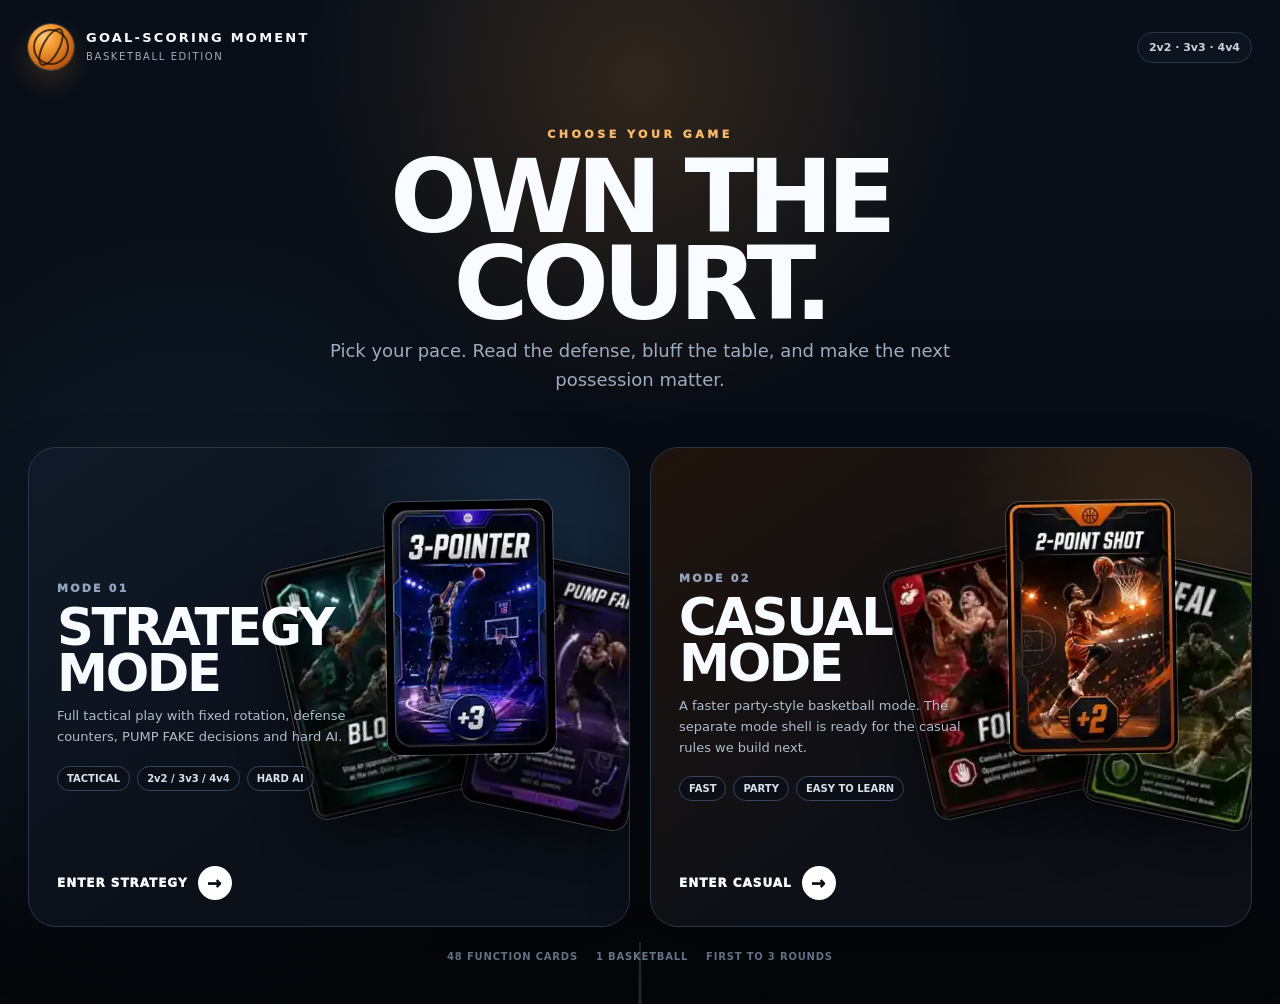
<file: index.html>
<!doctype html>
<html lang="en">
<head>
<meta charset="utf-8">
<meta name="viewport" content="width=device-width,initial-scale=1,viewport-fit=cover">
<meta http-equiv="Cache-Control" content="no-cache, no-store, must-revalidate">
<meta http-equiv="Pragma" content="no-cache">
<meta http-equiv="Expires" content="0">
<meta http-equiv="refresh" content="0;url=home.html?build=20260903-2340">
<title>Goal-Scoring Moment — Basketball</title>
<script>location.replace('home.html?build=20260903-2340');</script>
</head>
<body style="margin:0;min-height:100vh;display:grid;place-items:center;background:#070b12;color:#fff;font-family:system-ui">Loading basketball home…</body>
</html>
</file>
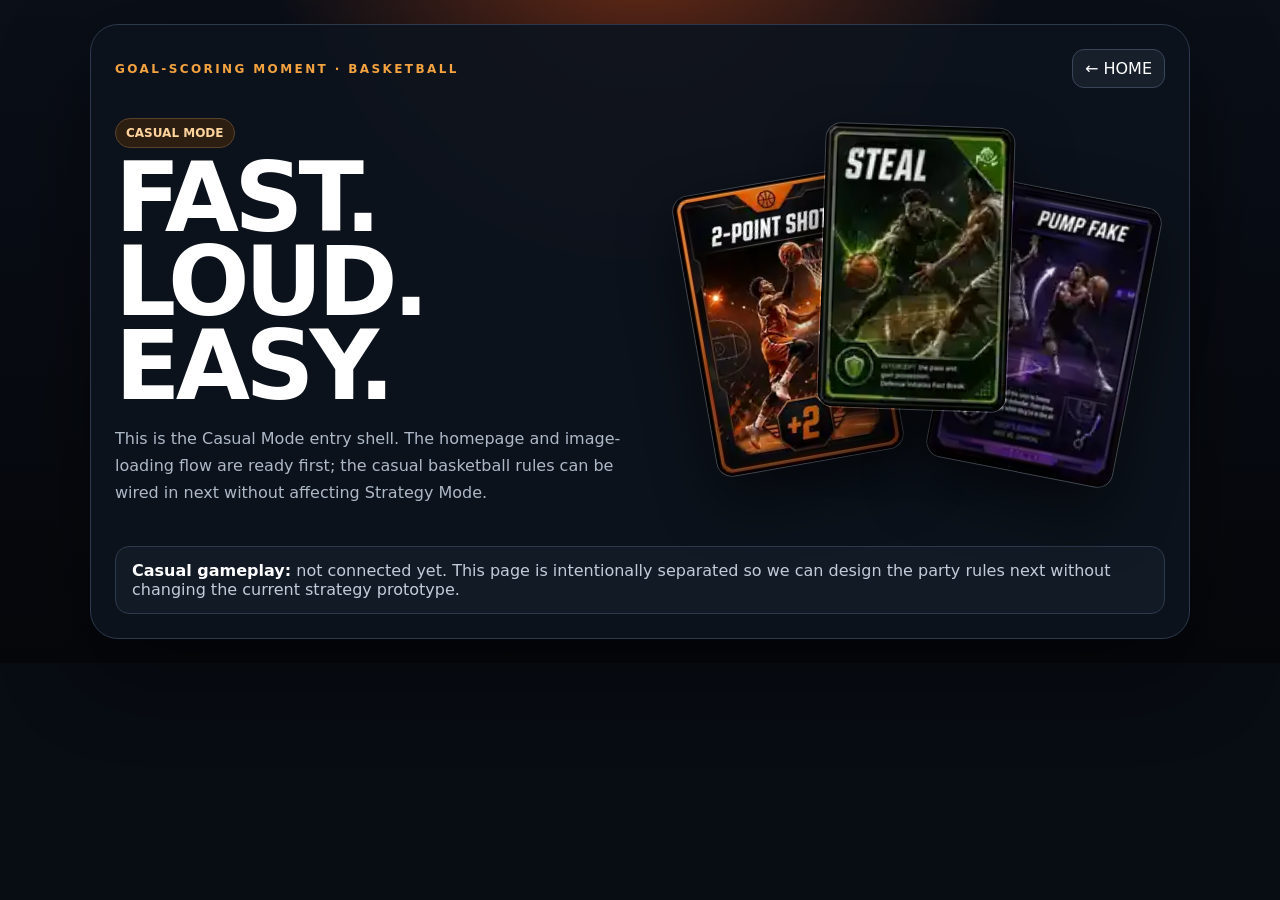
<file: casual.html>
<!doctype html>
<html lang="en">
<head>
<meta charset="utf-8"><meta name="viewport" content="width=device-width,initial-scale=1,viewport-fit=cover">
<title>Goal-Scoring Moment — Casual Mode</title>
<style>
*{box-sizing:border-box}html,body{margin:0;min-height:100%;font-family:Inter,system-ui,-apple-system,"Segoe UI",sans-serif;background:#080c13;color:#fff}body{display:grid;place-items:center;padding:24px;background:radial-gradient(circle at 50% -10%,#6c2d17 0,transparent 38%),linear-gradient(180deg,#0a0f18,#05070b)}.shell{width:min(1100px,100%);border:1px solid #2d394c;border-radius:28px;background:rgba(13,19,29,.92);padding:24px;box-shadow:0 30px 90px rgba(0,0,0,.45)}.top{display:flex;align-items:center;justify-content:space-between;gap:16px;flex-wrap:wrap}.back{color:#fff;text-decoration:none;border:1px solid #39465a;border-radius:12px;padding:9px 12px;background:#171f2b}.eyebrow{font-size:12px;letter-spacing:.2em;color:#f4a340;font-weight:900}.hero{display:grid;grid-template-columns:1fr 1fr;gap:24px;align-items:center;margin-top:22px}.copy h1{font-size:clamp(44px,8vw,96px);line-height:.88;margin:8px 0 16px;letter-spacing:-.05em}.copy p{color:#aeb9c8;font-size:16px;line-height:1.7;max-width:560px}.badge{display:inline-flex;padding:7px 10px;border:1px solid #5b432b;background:#2d1e12;border-radius:999px;color:#ffd39c;font-size:12px;font-weight:900}.cards{height:420px;position:relative}.cards img{position:absolute;width:190px;height:285px;object-fit:cover;border-radius:16px;border:1px solid rgba(255,255,255,.22);box-shadow:0 25px 55px rgba(0,0,0,.5)}.cards img:nth-child(1){left:8%;top:70px;transform:rotate(-10deg)}.cards img:nth-child(2){left:33%;top:15px;transform:rotate(2deg);z-index:2}.cards img:nth-child(3){right:5%;top:80px;transform:rotate(11deg)}.note{margin-top:16px;padding:14px 16px;border-radius:14px;background:#121a25;border:1px solid #2d394c;color:#c2ccd9}.note strong{color:white}@media(max-width:760px){.hero{grid-template-columns:1fr}.cards{height:350px}.cards img{width:145px;height:218px}.cards img:nth-child(1){left:4%;top:70px}.cards img:nth-child(2){left:31%;top:20px}.cards img:nth-child(3){right:2%;top:75px}}
</style>
</head>
<body>
<main class="shell">
  <div class="top"><div><div class="eyebrow">GOAL-SCORING MOMENT · BASKETBALL</div></div><a class="back" href="./">← HOME</a></div>
  <section class="hero">
    <div class="copy"><span class="badge">CASUAL MODE</span><h1>FAST.<br>LOUD.<br>EASY.</h1><p>This is the Casual Mode entry shell. The homepage and image-loading flow are ready first; the casual basketball rules can be wired in next without affecting Strategy Mode.</p></div>
    <div class="cards"><img src="images/two-point-shot.webp" alt="2-Point Shot"><img src="images/steal.webp" alt="Steal"><img src="images/pump-fake.webp" alt="Pump Fake"></div>
  </section>
  <div class="note"><strong>Casual gameplay:</strong> not connected yet. This page is intentionally separated so we can design the party rules next without changing the current strategy prototype.</div>
</main>
</body>
</html>
</file>
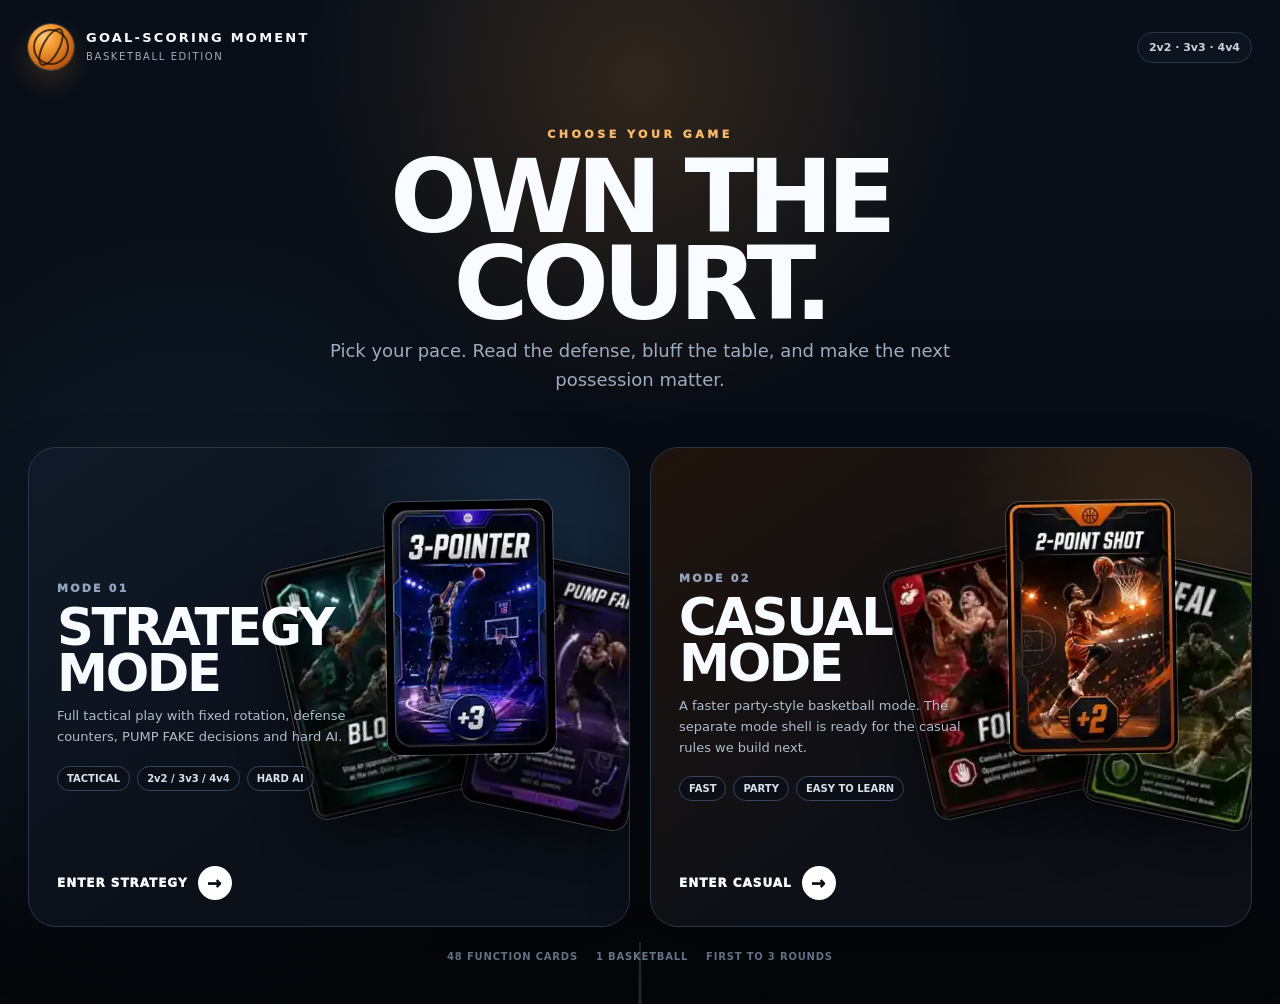
<file: home.html>
<!doctype html>
<html lang="en">
<head>
<meta charset="utf-8">
<meta name="viewport" content="width=device-width,initial-scale=1,viewport-fit=cover">
<meta name="theme-color" content="#070b12">
<title>Goal-Scoring Moment — Basketball</title>
<style>
:root{--bg:#070b12;--panel:#101722;--line:#29374b;--text:#f8fbff;--muted:#9dacbf;--orange:#f49a32;--cyan:#59c8ff;--purple:#a66cff}
*{box-sizing:border-box}html,body{margin:0;min-height:100%;background:var(--bg);color:var(--text);font-family:Inter,ui-sans-serif,system-ui,-apple-system,BlinkMacSystemFont,"Segoe UI",sans-serif}button{font:inherit;color:inherit}.page{min-height:100vh;position:relative;overflow:hidden;background:radial-gradient(circle at 50% 8%,rgba(244,154,50,.17),transparent 30%),radial-gradient(circle at 15% 60%,rgba(89,200,255,.1),transparent 34%),linear-gradient(180deg,#090f19 0,#060910 72%,#040609 100%)}.page:before{content:"";position:absolute;inset:-10%;pointer-events:none;opacity:.13;background:linear-gradient(90deg,transparent 49.85%,#fff 49.9% 50.1%,transparent 50.15%),radial-gradient(circle at 50% 50%,transparent 0 105px,#fff 106px 108px,transparent 109px),linear-gradient(0deg,transparent 49.8%,#fff 49.85% 50.15%,transparent 50.2%);transform:perspective(900px) rotateX(67deg) translateY(40%);transform-origin:center bottom}.shell{position:relative;z-index:2;width:min(1380px,100%);margin:auto;padding:24px 28px 42px}.nav{display:flex;align-items:center;justify-content:space-between;gap:20px}.brand{display:flex;align-items:center;gap:12px}.ballMark{width:46px;height:46px;border-radius:50%;position:relative;background:radial-gradient(circle at 35% 28%,#ffc87f 0,#f49a32 28%,#bd5b13 72%,#713109 100%);box-shadow:0 0 0 1px rgba(255,255,255,.16),0 12px 28px rgba(244,154,50,.19)}.ballMark:before,.ballMark:after{content:"";position:absolute;inset:5px;border:2px solid rgba(28,16,7,.75);border-radius:50%}.ballMark:after{inset:2px 14px;transform:rotate(28deg)}.brandText b{display:block;font-size:13px;letter-spacing:.17em}.brandText span{font-size:10px;color:var(--muted);letter-spacing:.16em}.navPill{border:1px solid var(--line);background:rgba(15,23,35,.72);padding:8px 11px;border-radius:999px;font-size:11px;color:#c8d3e1;font-weight:800}.hero{text-align:center;padding:58px 0 28px}.eyebrow{font-size:11px;letter-spacing:.32em;color:#f8b869;font-weight:950}.hero h1{margin:12px auto 10px;font-size:clamp(52px,8vw,112px);line-height:.85;letter-spacing:-.065em;max-width:1000px;text-transform:uppercase}.hero p{margin:0 auto;max-width:680px;color:var(--muted);font-size:clamp(14px,2vw,18px);line-height:1.6}.modeGrid{display:grid;grid-template-columns:1fr 1fr;gap:20px;margin-top:24px}.modeCard{position:relative;min-height:480px;border:1px solid var(--line);border-radius:28px;overflow:hidden;padding:0;background:rgba(11,17,27,.9);text-align:left;cursor:pointer;box-shadow:0 28px 60px rgba(0,0,0,.28);transition:transform .24s ease,border-color .24s ease,box-shadow .24s ease}.modeCard:hover{transform:translateY(-5px);border-color:#4b617d;box-shadow:0 34px 72px rgba(0,0,0,.4)}.modeCard:focus-visible{outline:3px solid #fff;outline-offset:3px}.modeCard.strategy{background:radial-gradient(circle at 85% 20%,rgba(80,173,255,.16),transparent 34%),linear-gradient(145deg,#101a28,#0b1019 62%)}.modeCard.casual{background:radial-gradient(circle at 85% 20%,rgba(244,154,50,.18),transparent 34%),linear-gradient(145deg,#20140d,#0d1017 62%)}.modeCopy{position:relative;z-index:4;padding:28px;max-width:58%}.modeNo{font-size:11px;font-weight:950;letter-spacing:.2em;color:#91a4bb}.modeCopy h2{margin:9px 0 10px;font-size:clamp(34px,4vw,64px);line-height:.9;letter-spacing:-.045em}.modeCopy p{font-size:13px;line-height:1.6;color:#aebccd;margin:0 0 18px}.featureRow{display:flex;flex-wrap:wrap;gap:7px}.feature{padding:6px 9px;border-radius:999px;border:1px solid #34445a;background:rgba(9,14,22,.7);font-size:10px;font-weight:850;color:#d8e2ed}.enter{position:absolute;z-index:5;left:28px;bottom:26px;display:flex;align-items:center;gap:10px;font-size:12px;font-weight:950;letter-spacing:.08em}.enterArrow{display:grid;place-items:center;width:34px;height:34px;border-radius:50%;background:#fff;color:#070b12;font-size:17px}.fan{position:absolute;right:-16px;top:34px;width:52%;height:390px}.fan img{position:absolute;width:170px;height:255px;object-fit:cover;border-radius:15px;border:1px solid rgba(255,255,255,.2);box-shadow:0 24px 55px rgba(0,0,0,.48);transition:transform .25s ease}.fan img:nth-child(1){right:190px;top:70px;transform:rotate(-13deg)}.fan img:nth-child(2){right:90px;top:18px;z-index:2;transform:rotate(-1deg)}.fan img:nth-child(3){right:-8px;top:82px;transform:rotate(12deg)}.modeCard:hover .fan img:nth-child(1){transform:rotate(-17deg) translateX(-5px)}.modeCard:hover .fan img:nth-child(2){transform:rotate(-1deg) translateY(-6px)}.modeCard:hover .fan img:nth-child(3){transform:rotate(16deg) translateX(5px)}.footer{display:flex;justify-content:center;gap:18px;flex-wrap:wrap;margin-top:24px;color:#718198;font-size:10px;font-weight:800;letter-spacing:.08em}
.loader{position:fixed;inset:0;z-index:1000;display:none;place-items:center;padding:22px;background:radial-gradient(circle at 50% 45%,rgba(244,154,50,.14),transparent 30%),#05080e}.loader.show{display:grid}.loadBox{width:min(500px,100%);text-align:center}.spinBall{width:82px;height:82px;border-radius:50%;margin:0 auto 24px;position:relative;background:radial-gradient(circle at 35% 28%,#ffc87f 0,#f49a32 28%,#bd5b13 72%,#713109 100%);box-shadow:0 0 50px rgba(244,154,50,.18);animation:bounce 1s ease-in-out infinite}.spinBall:before,.spinBall:after{content:"";position:absolute;inset:8px;border:3px solid rgba(25,13,4,.8);border-radius:50%}.spinBall:after{inset:3px 26px;transform:rotate(28deg)}@keyframes bounce{0%,100%{transform:translateY(0) rotate(0)}50%{transform:translateY(-12px) rotate(35deg)}}.loadLabel{font-size:11px;letter-spacing:.25em;color:#f3b463;font-weight:950}.loadTitle{margin:8px 0 22px;font-size:clamp(28px,6vw,46px);letter-spacing:-.04em}.track{height:7px;border-radius:999px;overflow:hidden;background:#182131;border:1px solid #27364c}.bar{height:100%;width:0;background:linear-gradient(90deg,#f49a32,#ffd08a);transition:width .18s ease}.loadMeta{display:flex;justify-content:space-between;margin-top:9px;color:#8998aa;font-size:11px}.loadError{display:none;margin-top:20px;padding:13px;border-radius:12px;border:1px solid #653a3a;background:#251316;color:#ffc9c9;font-size:12px;line-height:1.5}.loadError.show{display:block}.retry{display:none;margin:14px auto 0;border:0;border-radius:12px;padding:10px 16px;background:#fff;color:#080b10;font-weight:950;cursor:pointer}.retry.show{display:block}
@media(max-width:980px){.modeGrid{grid-template-columns:1fr}.modeCard{min-height:440px}.fan{width:48%}.modeCopy{max-width:56%}}
@media(max-width:650px){.shell{padding:18px 14px 30px}.navPill{display:none}.hero{padding:42px 0 20px}.hero h1{font-size:56px}.modeCard{min-height:525px}.modeCopy{max-width:none;padding:22px;padding-right:18px}.modeCopy p{max-width:70%}.fan{top:205px;right:-18px;width:100%;height:270px}.fan img{width:125px;height:188px}.fan img:nth-child(1){right:220px;top:55px}.fan img:nth-child(2){right:116px;top:15px}.fan img:nth-child(3){right:16px;top:56px}.enter{left:22px;bottom:20px}.footer{margin-top:18px}}
</style>
</head>
<body>
<div class="page">
  <main class="shell">
    <nav class="nav">
      <div class="brand"><div class="ballMark" aria-hidden="true"></div><div class="brandText"><b>GOAL-SCORING MOMENT</b><span>BASKETBALL EDITION</span></div></div>
      <div class="navPill">2v2 · 3v3 · 4v4</div>
    </nav>

    <header class="hero">
      <div class="eyebrow">CHOOSE YOUR GAME</div>
      <h1>OWN THE<br>COURT.</h1>
      <p>Pick your pace. Read the defense, bluff the table, and make the next possession matter.</p>
    </header>

    <section class="modeGrid" aria-label="Game modes">
      <button class="modeCard strategy" data-mode="strategy" type="button">
        <div class="modeCopy">
          <div class="modeNo">MODE 01</div>
          <h2>STRATEGY<br>MODE</h2>
          <p>Full tactical play with fixed rotation, defense counters, PUMP FAKE decisions and hard AI.</p>
          <div class="featureRow"><span class="feature">TACTICAL</span><span class="feature">2v2 / 3v3 / 4v4</span><span class="feature">HARD AI</span></div>
        </div>
        <div class="fan" aria-hidden="true"><img src="images/block.webp" alt=""><img src="images/three-pointer.webp" alt=""><img src="images/pump-fake.webp" alt=""></div>
        <div class="enter">ENTER STRATEGY <span class="enterArrow">→</span></div>
      </button>

      <button class="modeCard casual" data-mode="casual" type="button">
        <div class="modeCopy">
          <div class="modeNo">MODE 02</div>
          <h2>CASUAL<br>MODE</h2>
          <p>A faster party-style basketball mode. The separate mode shell is ready for the casual rules we build next.</p>
          <div class="featureRow"><span class="feature">FAST</span><span class="feature">PARTY</span><span class="feature">EASY TO LEARN</span></div>
        </div>
        <div class="fan" aria-hidden="true"><img src="images/foul.webp" alt=""><img src="images/two-point-shot.webp" alt=""><img src="images/steal.webp" alt=""></div>
        <div class="enter">ENTER CASUAL <span class="enterArrow">→</span></div>
      </button>
    </section>

    <footer class="footer"><span>48 FUNCTION CARDS</span><span>1 BASKETBALL</span><span>FIRST TO 3 ROUNDS</span></footer>
  </main>
</div>

<div class="loader" id="loader" role="dialog" aria-modal="true" aria-live="polite">
  <div class="loadBox">
    <div class="spinBall" aria-hidden="true"></div>
    <div class="loadLabel">LOADING ASSETS</div>
    <div class="loadTitle" id="loadTitle">STRATEGY MODE</div>
    <div class="track"><div class="bar" id="bar"></div></div>
    <div class="loadMeta"><span id="assetText">Preparing images…</span><span id="percent">0%</span></div>
    <div class="loadError" id="loadError">Some images could not be loaded. The mode will not open until every required image is ready.</div>
    <button class="retry" id="retry" type="button">RETRY LOADING</button>
  </div>
</div>

<script>
(() => {
  'use strict';
  const ALL_IMAGES = [
    'images/two-point-shot.webp',
    'images/three-pointer.webp',
    'images/free-throw.webp',
    'images/block.webp',
    'images/contest.webp',
    'images/steal.webp',
    'images/foul.webp',
    'images/pump-fake.webp'
  ];
  const MODES = {
    strategy: { title: 'STRATEGY MODE', target: 'strategy.html', assets: ALL_IMAGES },
    casual: { title: 'CASUAL MODE', target: 'casual.html', assets: ALL_IMAGES }
  };
  const loader = document.getElementById('loader');
  const loadTitle = document.getElementById('loadTitle');
  const bar = document.getElementById('bar');
  const percent = document.getElementById('percent');
  const assetText = document.getElementById('assetText');
  const loadError = document.getElementById('loadError');
  const retry = document.getElementById('retry');
  let activeMode = null;
  let loading = false;

  function loadImage(src) {
    return new Promise((resolve, reject) => {
      const img = new Image();
      const timer = setTimeout(() => reject(new Error(`Timeout: ${src}`)), 15000);
      img.onload = async () => {
        clearTimeout(timer);
        try { if (img.decode) await img.decode(); } catch (_) {}
        resolve(src);
      };
      img.onerror = () => { clearTimeout(timer); reject(new Error(`Failed: ${src}`)); };
      img.src = src;
    });
  }

  async function preloadPage(url) {
    const response = await fetch(url, { cache: 'force-cache' });
    if (!response.ok) throw new Error(`Page ${response.status}`);
  }

  async function openMode(modeKey) {
    if (loading) return;
    const mode = MODES[modeKey];
    if (!mode) return;
    activeMode = modeKey;
    loading = true;
    loader.classList.add('show');
    loadTitle.textContent = mode.title;
    loadError.classList.remove('show');
    retry.classList.remove('show');
    bar.style.width = '0%';
    percent.textContent = '0%';
    assetText.textContent = `0 / ${mode.assets.length} images`;
    const started = performance.now();

    try {
      let done = 0;
      await Promise.all([
        preloadPage(mode.target),
        ...mode.assets.map(src => loadImage(src).then(() => {
          done += 1;
          const p = Math.round((done / mode.assets.length) * 100);
          bar.style.width = `${p}%`;
          percent.textContent = `${p}%`;
          assetText.textContent = `${done} / ${mode.assets.length} images`;
        }))
      ]);
      const remaining = Math.max(0, 750 - (performance.now() - started));
      if (remaining) await new Promise(r => setTimeout(r, remaining));
      bar.style.width = '100%';
      percent.textContent = '100%';
      assetText.textContent = 'All images ready';
      await new Promise(r => setTimeout(r, 180));
      window.location.assign(mode.target);
    } catch (error) {
      console.error(error);
      loading = false;
      assetText.textContent = 'Loading stopped';
      loadError.classList.add('show');
      retry.classList.add('show');
    }
  }

  document.querySelectorAll('[data-mode]').forEach(button => {
    button.addEventListener('click', () => openMode(button.dataset.mode));
  });
  retry.addEventListener('click', () => {
    if (!activeMode) return;
    const key = activeMode;
    loading = false;
    openMode(key);
  });
})();
</script>
</body>
</html>
</file>
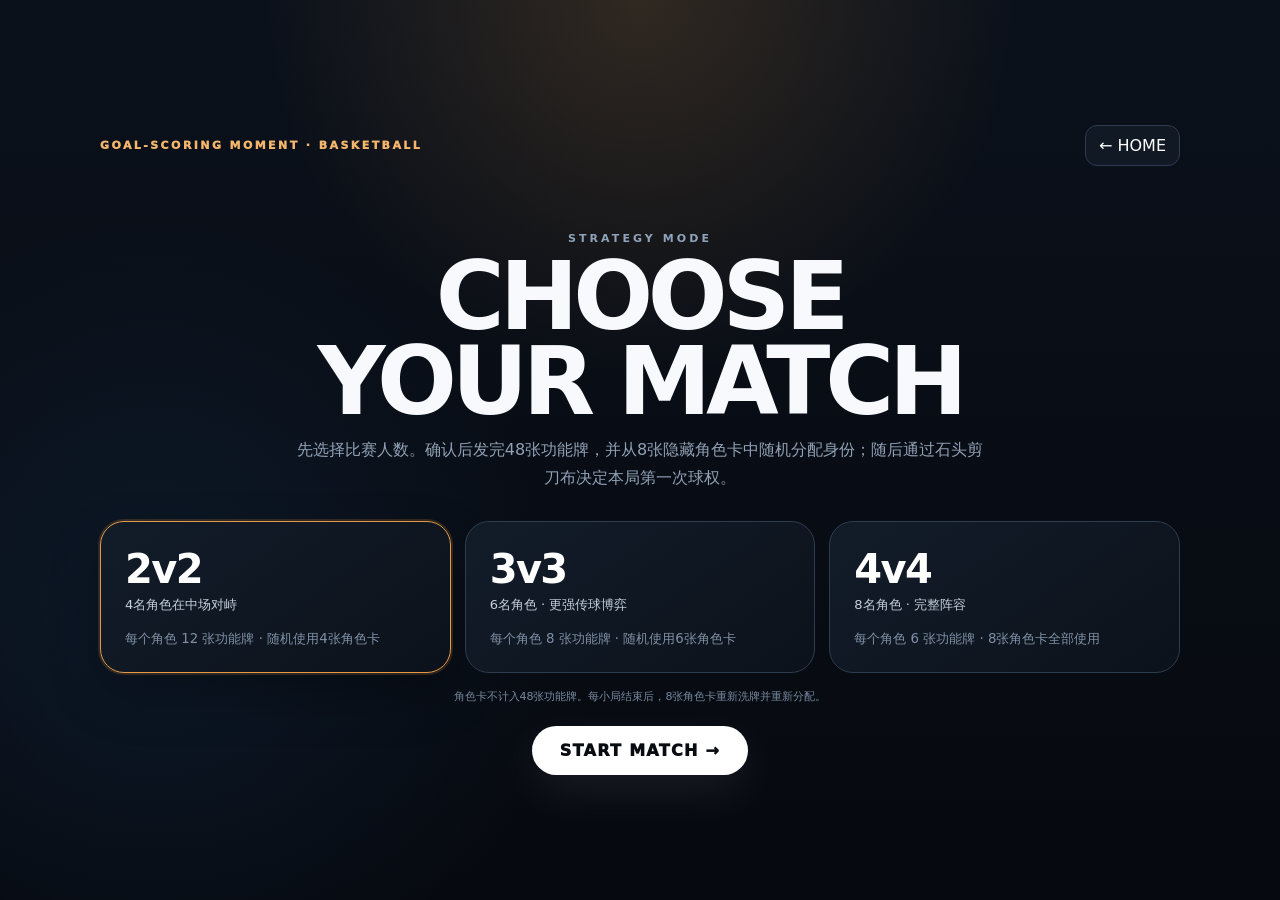
<file: strategy-role.html>
<!doctype html>
<html lang="zh-CN">
<head>
<meta charset="utf-8">
<meta name="viewport" content="width=device-width,initial-scale=1,viewport-fit=cover">
<meta name="theme-color" content="#090d14">
<title>Goal-Scoring Moment — Strategy Mode</title>
<link rel="stylesheet" href="strategy-role.css?build=20260904r3">
<link rel="stylesheet" href="strategy-role-hand.css?build=20260904r3">
<link rel="stylesheet" href="strategy-role-guard.css?build=20260904r3">
</head>
<body>
<section class="setupScreen" id="setupScreen">
  <div class="setupShell">
    <div class="setupTop"><div class="setupBrand">GOAL-SCORING MOMENT · BASKETBALL</div><a class="setupHome" href="home.html">← HOME</a></div>
    <div class="setupHero"><div class="kick">STRATEGY MODE</div><h1>CHOOSE<br>YOUR MATCH</h1><p>先选择比赛人数。确认后发完48张功能牌，并从8张隐藏角色卡中随机分配身份；随后通过石头剪刀布决定本局第一次球权。</p></div>
    <div class="modeChoices" id="modeChoices">
      <button class="modeChoice active" data-n="2" type="button"><b>2v2</b><span>4名角色在中场对峙</span><small>每个角色 12 张功能牌 · 随机使用4张角色卡</small></button>
      <button class="modeChoice" data-n="3" type="button"><b>3v3</b><span>6名角色 · 更强传球博弈</span><small>每个角色 8 张功能牌 · 随机使用6张角色卡</small></button>
      <button class="modeChoice" data-n="4" type="button"><b>4v4</b><span>8名角色 · 完整阵容</span><small>每个角色 6 张功能牌 · 8张角色卡全部使用</small></button>
    </div>
    <div class="setupNote">角色卡不计入48张功能牌。每小局结束后，8张角色卡重新洗牌并重新分配。</div>
    <div class="setupStart"><button class="startBtn" id="startMatch" type="button">START MATCH →</button></div>
  </div>
</section>
<div class="app hidden" id="gameApp">
  <div class="top">
    <div class="teamHead"><div><span class="tag">BLUE · YOU</span><div class="roundPts" id="blueScore">0</div><div class="wins">小局胜场 <b id="blueWins">0</b> / 3</div></div></div>
    <div class="center"><small>ROUND <span id="roundNo">1</span></small><div class="score"><span id="centerBlue">0</span> — <span id="centerRed">0</span></div></div>
    <div class="teamHead red"><div><span class="tag">RED · HARD AI</span><div class="roundPts" id="redScore">0</div><div class="wins">小局胜场 <b id="redWins">0</b> / 3</div></div></div>
  </div>
  <div class="tools">
    <a class="homeLink" href="home.html">← HOME</a>
    <button class="tool" id="changeMode">人数：<b id="modeLabel">2v2</b></button>
    <label class="tool"><input type="checkbox" id="reveal"> 测试时显示AI手牌</label>
    <button class="tool" id="restart">重新开始整场</button>
    <span class="aiBadge">◆ HARD AI · 记牌 + 角色技能 + PUMP/FOUL资源判断</span>
  </div>
  <div class="court">
    <div class="courtLines" aria-hidden="true"><div class="centerLine"></div><div class="centerCircle"></div><div class="paint top"></div><div class="paint bottom"></div><div class="freeCircle top"></div><div class="freeCircle bottom"></div><div class="threeArc top"></div><div class="threeArc bottom"></div><div class="laneDot top"></div><div class="laneDot bottom"></div></div>
    <div class="hoop top" aria-hidden="true"><div class="backboard"></div><div class="rim"></div><div class="net"></div></div>
    <div class="hoop bottom" aria-hidden="true"><div class="backboard"></div><div class="rim"></div><div class="net"></div></div>
    <section class="half ai"><div class="halfTitle"><h2>RED TEAM · AI</h2><span id="redInfo"></span></div><div class="roles" id="redRoles"></div></section>
    <div class="middle"><div class="pos" id="possession">🏀 等待开局</div><div class="state" id="stateText">准备石头剪刀布</div><div class="hint" id="hint">角色身份已分配</div></div>
    <section class="half you"><div class="halfTitle"><h2>BLUE TEAM · YOU</h2><span id="blueInfo"></span></div><div class="roles" id="blueRoles"></div></section>
  </div>

  <section class="handDock" id="handDock" aria-label="Current player hand">
    <div class="handTop">
      <div><div class="handEyebrow">CURRENT HAND</div><div class="handTitle" id="handTitle">等待比赛开始</div><div class="handHint" id="handHint">卡牌会像拿在手里一样扇形展开</div></div>
      <div class="handControls"><button class="handPass" id="handPass" type="button" disabled>PASS</button></div>
    </div>
    <div class="passModeNotice">选择球场上发光的蓝队队友传球。<button class="btn ghost" id="cancelPass" type="button">取消传球</button></div>
    <div class="fanStage" id="fanHand"><div class="fanEmpty">比赛开始后，当前持球人的手牌会在这里以扇形展开。</div></div>
  </section>

  <div class="actionPanel"><h3 id="actionTitle">等待开局</h3><div class="actions" id="actions"></div><div class="tiny">直接点击下方扇形手牌出牌。亮边卡牌代表当前可直接打出；灰色牌会在对应的防守、抢断、犯规或PUMP FAKE时机使用。</div></div>
  <div class="gridBottom">
    <div class="box"><h3>比赛日志</h3><div class="log" id="log"></div></div>
    <div class="box"><h3>48张功能牌 + 8张独立角色卡</h3><div class="rules"><strong>功能牌：</strong>2-POINT ×14 · 3-POINTER ×10 · FREE THROW ×4 · BLOCK / CONTEST / STEAL / FOUL / PUMP FAKE 各×4。<br><strong>球权：</strong>投篮结束后按固定轮转；PASS可指定队友但可被STEAL；双方都无投篮牌结束本局。<div class="roleLegend" id="roleLegend"></div></div></div>
  </div>
</div>
<div class="overlay" id="overlay"><div class="modal"><h2 id="modalTitle"></h2><div id="modalBody"></div><div class="modalActions" id="modalActions"></div></div></div>
<script src="strategy-role-base.js?build=20260904r3"></script>
<script src="strategy-role-play1.js?build=20260904r3"></script>
<script src="strategy-role-play2.js?build=20260904r3"></script>
<script src="strategy-role-hand.js?build=20260904r3"></script>
<script src="strategy-role-guard.js?build=20260904r3"></script>
</body>
</html>
</file>
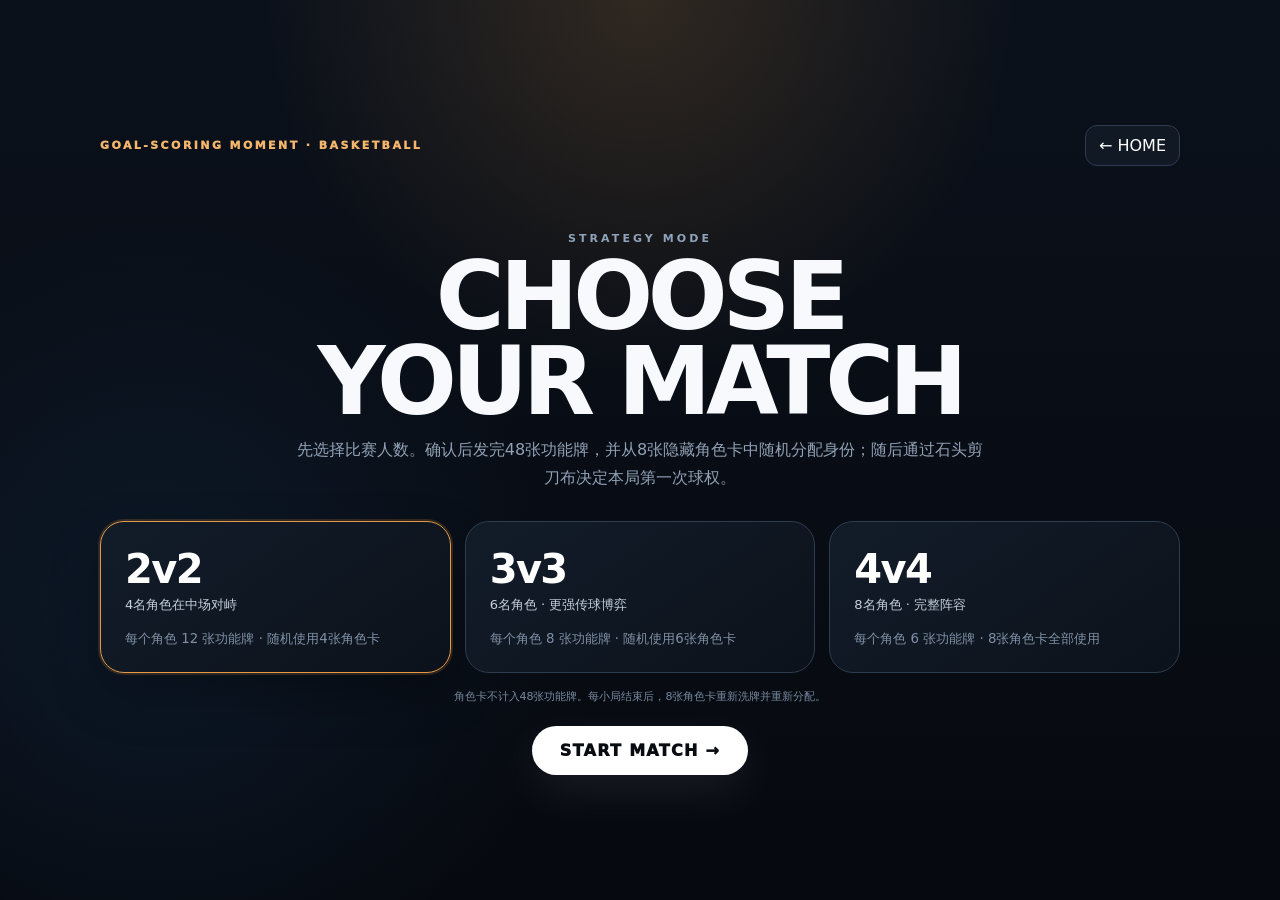
<file: strategy.html>
<!doctype html>
<html lang="zh-CN">
<head>
<meta charset="utf-8">
<meta name="viewport" content="width=device-width,initial-scale=1,viewport-fit=cover">
<meta http-equiv="refresh" content="0;url=strategy-role.html?build=20260904r3">
<title>Strategy Mode</title>
<script>location.replace('strategy-role.html?build=20260904r3'+location.hash);</script>
</head>
<body style="margin:0;min-height:100vh;display:grid;place-items:center;background:#080c13;color:#fff;font-family:system-ui">Loading Strategy Mode…</body>
</html>
</file>
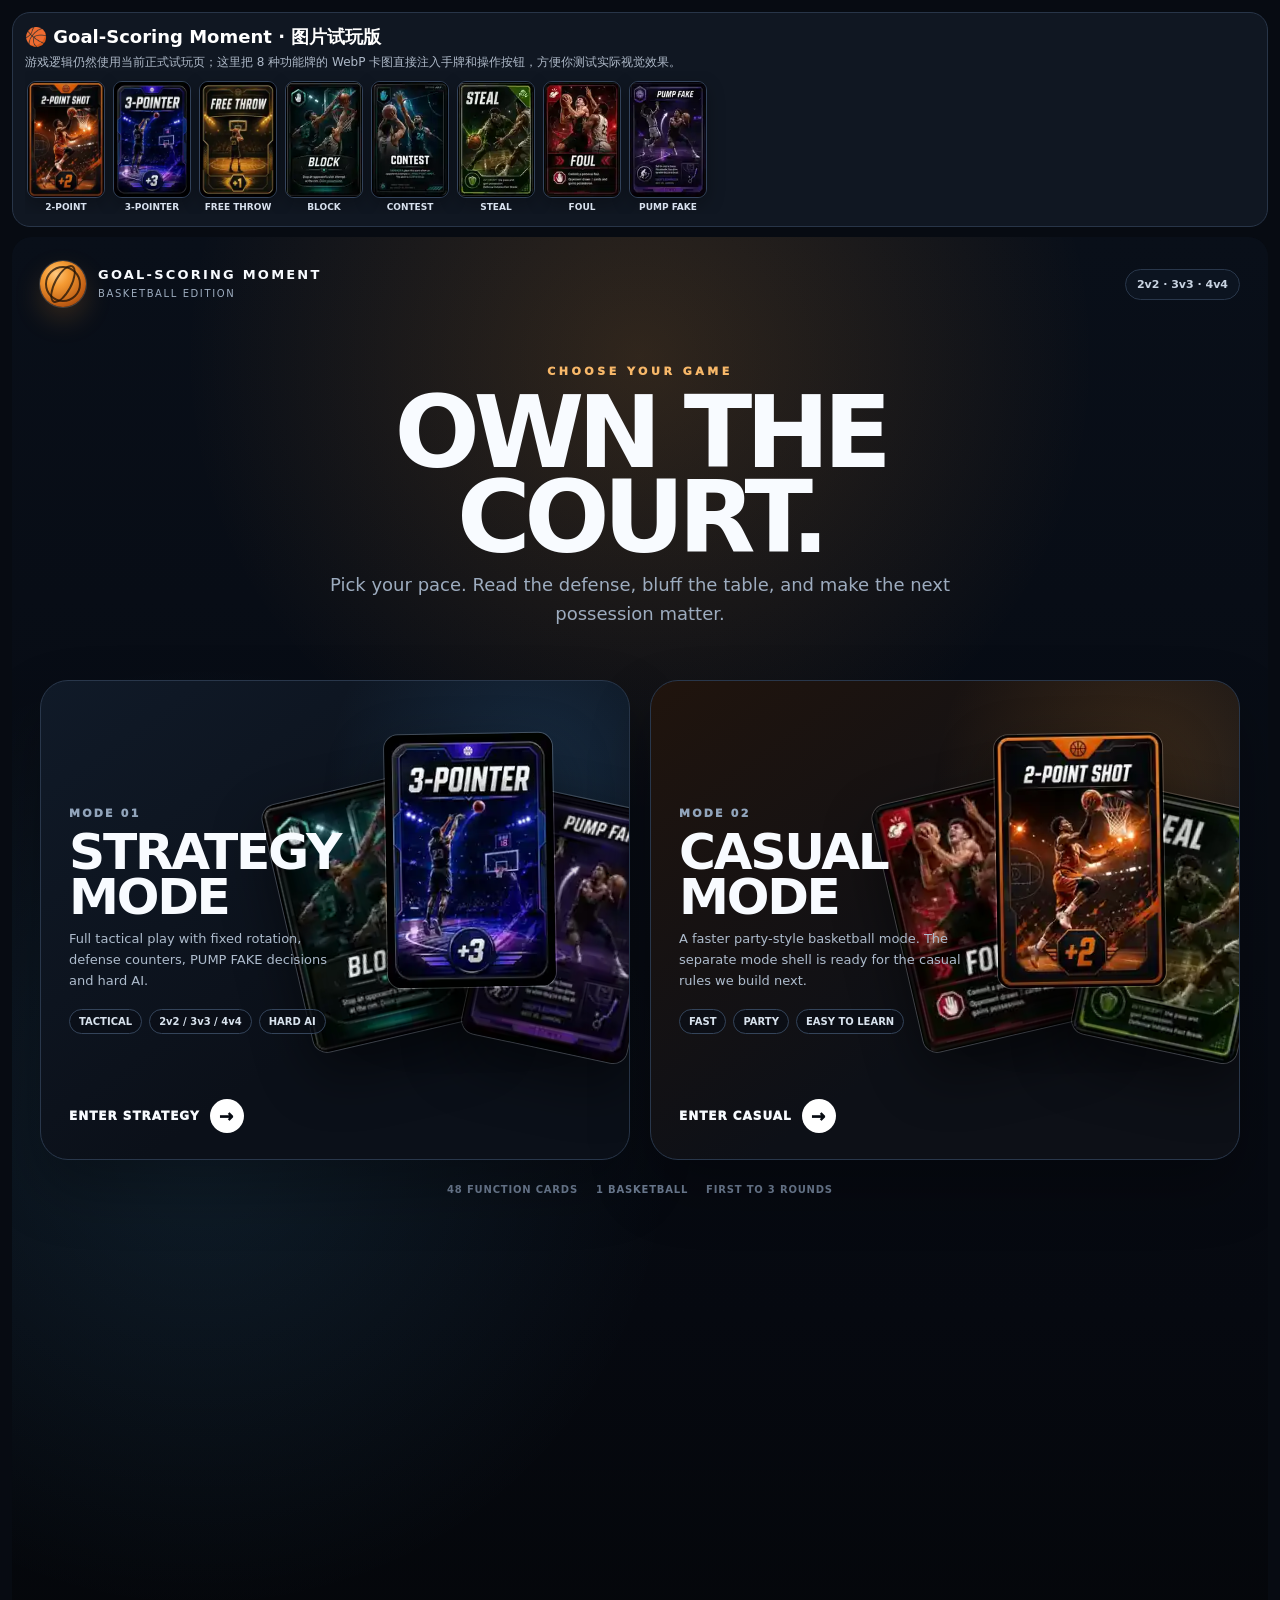
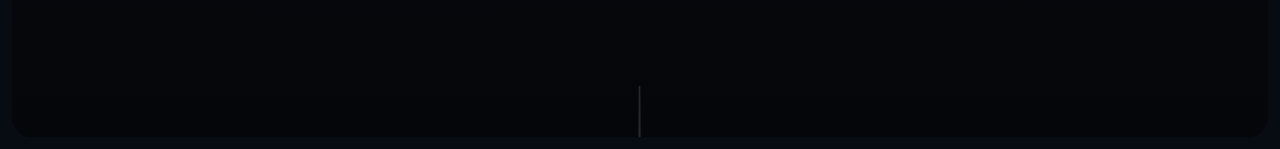
<file: visual-test.html>
<!doctype html>
<html lang="zh-CN">
<head>
<meta charset="utf-8">
<meta name="viewport" content="width=device-width,initial-scale=1,viewport-fit=cover">
<title>Basketball Visual Playtest</title>
<style>
*{box-sizing:border-box}body{margin:0;background:#070b12;color:#fff;font-family:Inter,system-ui,-apple-system,"Segoe UI",sans-serif}.wrap{max-width:1500px;margin:auto;padding:12px}.head{border:1px solid #283548;background:#101722;border-radius:18px;padding:12px;margin-bottom:10px}.headTop{display:flex;align-items:center;justify-content:space-between;gap:12px;flex-wrap:wrap}.head h1{font-size:18px;margin:0}.head p{font-size:12px;color:#aeb9c8;margin:5px 0 0}.gallery{display:flex;gap:8px;overflow-x:auto;padding:10px 2px 2px}.gallery figure{flex:0 0 78px;margin:0}.gallery img{width:78px;height:117px;object-fit:cover;border-radius:9px;border:1px solid #34445c;display:block;box-shadow:0 6px 18px rgba(0,0,0,.28)}.gallery figcaption{font-size:9px;font-weight:800;text-align:center;margin-top:4px;color:#d8e1ee}.gameFrame{width:100%;height:1500px;border:0;border-radius:20px;background:#090d14;display:block}@media(max-width:700px){.wrap{padding:6px}.head{padding:9px}.gallery figure{flex-basis:62px}.gallery img{width:62px;height:93px}.gameFrame{height:1900px;border-radius:14px}}
</style>
</head>
<body>
<div class="wrap">
  <section class="head">
    <div class="headTop"><div><h1>🏀 Goal-Scoring Moment · 图片试玩版</h1><p>游戏逻辑仍然使用当前正式试玩页；这里把 8 种功能牌的 WebP 卡图直接注入手牌和操作按钮，方便你测试实际视觉效果。</p></div></div>
    <div class="gallery">
      <figure><img src="images/two-point-shot.webp"><figcaption>2-POINT</figcaption></figure>
      <figure><img src="images/three-pointer.webp"><figcaption>3-POINTER</figcaption></figure>
      <figure><img src="images/free-throw.webp"><figcaption>FREE THROW</figcaption></figure>
      <figure><img src="images/block.webp"><figcaption>BLOCK</figcaption></figure>
      <figure><img src="images/contest.webp"><figcaption>CONTEST</figcaption></figure>
      <figure><img src="images/steal.webp"><figcaption>STEAL</figcaption></figure>
      <figure><img src="images/foul.webp"><figcaption>FOUL</figcaption></figure>
      <figure><img src="images/pump-fake.webp"><figcaption>PUMP FAKE</figcaption></figure>
    </div>
  </section>
  <iframe id="game" class="gameFrame" src="./?visual=1" title="Basketball game visual playtest"></iframe>
</div>
<script>
const CARD_ART=[
  ['2-POINT SHOT','images/two-point-shot.webp'],['3-POINTER','images/three-pointer.webp'],['FREE THROW','images/free-throw.webp'],['BLOCK','images/block.webp'],['CONTEST','images/contest.webp'],['STEAL','images/steal.webp'],['FOUL','images/foul.webp'],['PUMP FAKE','images/pump-fake.webp']
];
const frame=document.getElementById('game');
function matchArt(text){return CARD_ART.find(([name])=>text.includes(name));}
function install(doc){
  if(!doc||!doc.body)return;
  if(!doc.getElementById('gsmVisualCardStyle')){
    const style=doc.createElement('style');style.id='gsmVisualCardStyle';style.textContent=`
      .chips{gap:8px!important;align-items:flex-start!important}.artChip{position:relative!important;width:66px!important;height:99px!important;padding:0!important;overflow:hidden!important;border-radius:8px!important;background:#090d14!important;border:1px solid rgba(255,255,255,.28)!important;box-shadow:0 5px 13px rgba(0,0,0,.3)!important}.artChip img{display:block;width:100%;height:100%;object-fit:cover}.artChip .artCount{position:absolute;right:3px;bottom:3px;font-size:11px!important;line-height:1!important;background:rgba(0,0,0,.82);color:#fff;border:1px solid rgba(255,255,255,.35);border-radius:999px;padding:4px 5px;font-weight:950}.role{min-height:205px!important}.artBtn{display:inline-flex!important;align-items:center!important;gap:7px!important}.artBtn img{width:27px;height:40px;object-fit:cover;border-radius:4px;border:1px solid rgba(255,255,255,.3);pointer-events:none}@media(max-width:620px){.artChip{width:54px!important;height:81px!important}.role{min-height:185px!important}.artBtn img{width:22px;height:33px}}
    `;doc.head.appendChild(style);
  }
  const decorate=()=>{
    doc.querySelectorAll('.chip:not([data-visual-art])').forEach(el=>{
      const text=el.textContent.trim(),m=matchArt(text);if(!m)return;
      const count=(text.match(/×\s*(\d+)/)||[])[1]||'1';
      el.dataset.visualArt='1';el.classList.add('artChip');el.title=text;
      el.innerHTML=`<img src="${m[1]}" alt="${m[0]}"><span class="artCount">×${count}</span>`;
    });
    doc.querySelectorAll('.btn:not([data-visual-art])').forEach(btn=>{
      const text=btn.textContent.trim(),m=matchArt(text);if(!m)return;
      btn.dataset.visualArt='1';btn.classList.add('artBtn');
      const img=doc.createElement('img');img.src=m[1];img.alt='';btn.prepend(img);
    });
  };
  decorate();
  const obs=new MutationObserver(()=>requestAnimationFrame(decorate));obs.observe(doc.body,{childList:true,subtree:true});
}
frame.addEventListener('load',()=>{try{install(frame.contentDocument);}catch(e){console.error(e);}});
</script>
</body>
</html>
</file>
<file: strategy-role.css>
:root{--bg:#080c13;--panel:#111925;--panel2:#0c131d;--line:#2e3c50;--text:#f7f9fc;--muted:#91a1b5;--blue:#3f9cff;--red:#ff5d65;--orange:#f4a340;--green:#52d38b;--yellow:#ffd65b;--purple:#b785ff;--wood1:#9c6533;--wood2:#ad733b}
*{box-sizing:border-box}html,body{margin:0;min-height:100%;background:var(--bg);color:var(--text);font-family:Inter,ui-sans-serif,system-ui,-apple-system,BlinkMacSystemFont,"Segoe UI",sans-serif}button,input{font:inherit}button{cursor:pointer}.hidden{display:none!important}
.setupScreen{min-height:100vh;display:grid;place-items:center;padding:28px;background:radial-gradient(circle at 50% 0,rgba(244,163,64,.16),transparent 34%),radial-gradient(circle at 12% 70%,rgba(63,156,255,.09),transparent 32%),linear-gradient(180deg,#0b111b,#06090f)}
.setupShell{width:min(1080px,100%)}.setupTop{display:flex;justify-content:space-between;align-items:center;gap:16px}.setupBrand{font-size:11px;font-weight:950;letter-spacing:.22em;color:#f4b56d}.setupHome{color:#fff;text-decoration:none;border:1px solid var(--line);padding:10px 13px;border-radius:12px;background:#111925}.setupHero{text-align:center;margin:66px auto 30px}.setupHero .kick{font-size:11px;letter-spacing:.28em;color:#8fa3bb;font-weight:900}.setupHero h1{margin:10px 0 12px;font-size:clamp(50px,8vw,94px);line-height:.9;letter-spacing:-.055em}.setupHero p{margin:0 auto;max-width:700px;color:var(--muted);line-height:1.7}.modeChoices{display:grid;grid-template-columns:repeat(3,1fr);gap:14px}.modeChoice{position:relative;padding:24px;border:1px solid var(--line);border-radius:24px;background:linear-gradient(145deg,#121c29,#0c121b);color:#fff;text-align:left;transition:.2s transform,.2s border-color,.2s box-shadow}.modeChoice:hover{transform:translateY(-4px)}.modeChoice.active{border-color:#e59a48;box-shadow:0 0 0 2px rgba(244,163,64,.16),0 22px 50px rgba(0,0,0,.3)}.modeChoice b{display:block;font-size:40px;letter-spacing:-.04em}.modeChoice span{display:block;margin-top:4px;color:#c4cfdb;font-size:13px}.modeChoice small{display:block;margin-top:16px;color:#7f90a5}.setupNote{margin:16px auto 0;text-align:center;color:#77899f;font-size:11px}.setupStart{display:flex;justify-content:center;margin-top:22px}.startBtn{border:0;border-radius:999px;padding:15px 28px;background:#fff;color:#080b10;font-weight:1000;letter-spacing:.08em;box-shadow:0 16px 45px rgba(255,255,255,.08)}
.app{max-width:1480px;margin:auto;padding:12px}.top{position:sticky;top:8px;z-index:30;display:grid;grid-template-columns:1fr auto 1fr;gap:12px;align-items:center;padding:12px 16px;border:1px solid var(--line);border-radius:18px;background:rgba(12,17,25,.94);backdrop-filter:blur(14px);box-shadow:0 12px 32px rgba(0,0,0,.25)}.teamHead{display:flex;align-items:center}.teamHead.red{justify-content:flex-end;text-align:right}.tag{display:inline-flex;padding:5px 9px;border-radius:999px;font-size:10px;font-weight:950;letter-spacing:.09em;background:#1c2736;border:1px solid #344258}.roundPts{font-size:30px;font-weight:1000;line-height:1}.wins{font-size:11px;color:var(--muted)}.center{text-align:center}.center small{display:block;color:var(--muted);letter-spacing:.16em;font-weight:900}.score{font-size:32px;font-weight:1000}.tools{display:flex;flex-wrap:wrap;align-items:center;gap:8px;margin:10px 0}.tool,.homeLink{color:var(--text);background:#111925;border:1px solid var(--line);border-radius:11px;padding:8px 10px;text-decoration:none}.aiBadge{display:inline-flex;align-items:center;gap:6px;padding:6px 9px;border-radius:999px;background:#251d2d;border:1px solid #51405e;font-size:10px;color:#dbc9e8}
.court{position:relative;overflow:hidden;border-radius:28px;border:1px solid #714d2c;background:repeating-linear-gradient(90deg,var(--wood1) 0 58px,var(--wood2) 58px 116px);box-shadow:inset 0 0 120px rgba(0,0,0,.28),0 24px 60px rgba(0,0,0,.2);min-height:800px;display:grid;grid-template-rows:1fr auto 1fr}.court:after{content:"";position:absolute;inset:0;background:linear-gradient(90deg,rgba(255,255,255,.025),transparent 18%,transparent 82%,rgba(255,255,255,.025));pointer-events:none}.courtLines{position:absolute;inset:0;z-index:1;pointer-events:none}.centerLine{position:absolute;left:0;right:0;top:50%;height:3px;background:rgba(255,255,255,.58);transform:translateY(-1px)}.centerCircle{position:absolute;left:50%;top:50%;width:148px;height:148px;border:3px solid rgba(255,255,255,.58);border-radius:50%;transform:translate(-50%,-50%)}.paint{position:absolute;left:50%;width:260px;height:180px;transform:translateX(-50%);border:3px solid rgba(255,255,255,.52);background:rgba(110,65,28,.08)}.paint.top{top:0;border-top:0}.paint.bottom{bottom:0;border-bottom:0}.freeCircle{position:absolute;left:50%;width:120px;height:120px;border:3px solid rgba(255,255,255,.46);border-radius:50%;transform:translateX(-50%)}.freeCircle.top{top:122px}.freeCircle.bottom{bottom:122px}.threeArc{position:absolute;left:50%;width:min(76%,850px);height:320px;transform:translateX(-50%);border:3px solid rgba(255,255,255,.5)}.threeArc.top{top:-150px;border-top:0;border-radius:0 0 50% 50%}.threeArc.bottom{bottom:-150px;border-bottom:0;border-radius:50% 50% 0 0}.laneDot{position:absolute;left:50%;width:8px;height:8px;background:rgba(255,255,255,.65);border-radius:50%;transform:translateX(-50%)}.laneDot.top{top:168px}.laneDot.bottom{bottom:168px}.hoop{position:absolute;left:50%;z-index:3;width:122px;height:58px;transform:translateX(-50%);pointer-events:none}.hoop.top{top:12px}.hoop.bottom{bottom:12px;transform:translateX(-50%) rotate(180deg)}.backboard{position:absolute;left:50%;top:0;width:96px;height:10px;border-radius:3px;background:#eef4fb;border:2px solid rgba(10,15,22,.55);transform:translateX(-50%)}.rim{position:absolute;left:50%;top:18px;width:46px;height:18px;border:4px solid #ff6b2c;border-radius:50%;transform:translateX(-50%)}.net{position:absolute;left:50%;top:31px;width:32px;height:22px;border-left:2px solid rgba(255,255,255,.75);border-right:2px solid rgba(255,255,255,.75);border-bottom:2px solid rgba(255,255,255,.55);clip-path:polygon(0 0,100% 0,75% 100%,25% 100%);transform:translateX(-50%)}
.half{position:relative;z-index:4;padding:16px 18px;display:flex;flex-direction:column}.half.ai .roles{margin-top:auto}.half.you .roles{order:1}.half.you .halfTitle{order:2;margin-top:auto;margin-bottom:0}.halfTitle{display:flex;justify-content:space-between;align-items:center;gap:12px;margin-bottom:10px}.halfTitle h2{margin:0;font-size:15px;letter-spacing:.04em}.halfTitle span{font-size:11px;color:#f0f3f7}.roles{--role-count:2;display:grid;grid-template-columns:repeat(var(--role-count),minmax(0,235px));justify-content:center;gap:12px;width:100%;max-width:1120px;margin-left:auto;margin-right:auto}.role{position:relative;min-height:226px;padding:10px;border-radius:17px;background:rgba(8,12,18,.9);border:2px solid rgba(255,255,255,.16);box-shadow:0 8px 24px rgba(0,0,0,.2)}.role.blue{border-color:rgba(63,156,255,.5)}.role.red{border-color:rgba(255,93,101,.5)}.role.ball{transform:translateY(-4px);box-shadow:0 0 0 3px rgba(244,163,64,.72),0 12px 28px rgba(0,0,0,.35)}.roleTop{display:flex;justify-content:space-between;align-items:center;gap:8px}.roleName{font-weight:950;font-size:13px}.ball{font-size:23px}.count{font-size:10px;color:var(--muted);margin-top:2px}
.identityCard{position:relative;margin-top:8px;min-height:70px;border-radius:12px;padding:9px 9px 8px 44px;border:1px solid #47576e;background:radial-gradient(circle at 90% 10%,rgba(255,255,255,.1),transparent 35%),linear-gradient(135deg,#222d3d,#111925);overflow:hidden}.identityCard.blueIdentity{border-color:rgba(77,165,255,.62);background:radial-gradient(circle at 90% 10%,rgba(75,165,255,.16),transparent 35%),linear-gradient(135deg,#17283b,#0f1824)}.identityCard.redIdentity{border-color:rgba(255,94,102,.62);background:radial-gradient(circle at 90% 10%,rgba(255,93,101,.14),transparent 35%),linear-gradient(135deg,#351a20,#17131a)}.identityCard.hiddenIdentity{padding-left:49px;border-color:#4a3d59;background:repeating-linear-gradient(135deg,#201829 0 9px,#17121f 9px 18px)}.roleIcon{position:absolute;left:9px;top:10px;width:27px;height:27px;display:grid;place-items:center;border-radius:8px;background:rgba(255,255,255,.08);font-size:16px}.identityName{font-size:10px;font-weight:1000;letter-spacing:.055em;white-space:nowrap;overflow:hidden;text-overflow:ellipsis}.identityAbility{margin-top:3px;color:#b9c6d6;font-size:8.5px;line-height:1.3}.identityStatus{position:absolute;right:7px;bottom:6px;padding:3px 5px;border-radius:999px;border:1px solid rgba(255,255,255,.16);font-size:7.5px;font-weight:950;letter-spacing:.06em;color:#b9c7d9;background:rgba(0,0,0,.25)}.identityStatus.ready{color:#bdf6d2;border-color:rgba(82,211,139,.45)}.identityStatus.used{color:#929cab}.identityStatus.revealed{color:#ffd99c;border-color:rgba(244,163,64,.45)}
.chips{display:flex;flex-wrap:wrap;gap:5px;margin-top:9px;align-items:flex-start}.chip{font-size:9px;font-weight:900;line-height:1;padding:5px 6px;border-radius:7px;border:1px solid #44536a;background:#243043}.cardChip{position:relative;width:48px;height:72px;padding:0!important;overflow:hidden;background:#090d14!important;border:1px solid rgba(255,255,255,.26)!important;box-shadow:0 4px 10px rgba(0,0,0,.32)}.cardChip img{display:block;width:100%;height:100%;object-fit:cover}.cardCount{position:absolute;right:2px;bottom:2px;background:rgba(0,0,0,.86);border:1px solid rgba(255,255,255,.4);border-radius:999px;padding:3px 4px;color:white;font-size:9px;font-weight:950}.middle{position:relative;z-index:8;width:min(94%,900px);margin:0 auto;padding:11px 14px;border-radius:16px;background:rgba(7,11,17,.93);border:1px solid rgba(255,255,255,.2);display:grid;grid-template-columns:1fr auto 1fr;gap:12px;align-items:center;box-shadow:0 12px 35px rgba(0,0,0,.28)}.middle .pos{font-weight:950;font-size:12px}.middle .state{text-align:center;font-weight:950}.middle .hint{text-align:right;color:var(--muted);font-size:10px}
.actionPanel{margin-top:11px;padding:13px;border-radius:17px;border:1px solid var(--line);background:var(--panel)}.actionPanel h3{margin:0 0 9px;font-size:14px}.actions{display:flex;flex-wrap:wrap;gap:8px}.btn{border:0;border-radius:11px;padding:9px 12px;color:white;font-weight:900;background:#344155}.btn.orange{background:#9a5819}.btn.blue{background:#22699f}.btn.red{background:#9c3a3f}.btn.green{background:#247349}.btn.purple{background:#68418c}.btn.yellow{background:#806b19}.btn.roleBtn{background:linear-gradient(135deg,#62409b,#3e2867);box-shadow:inset 0 0 0 1px rgba(255,255,255,.12)}.btn:disabled{opacity:.35;cursor:not-allowed}.cardAction{display:inline-flex;align-items:center;gap:8px}.cardAction img{width:27px;height:41px;object-fit:cover;border-radius:5px;border:1px solid rgba(255,255,255,.35)}.tiny{font-size:10px;color:var(--muted);margin-top:8px}.gridBottom{display:grid;grid-template-columns:1.05fr .95fr;gap:11px;margin-top:11px}.box{padding:13px;border-radius:17px;border:1px solid var(--line);background:var(--panel)}.box h3{margin:0 0 9px;font-size:14px}.log{height:280px;overflow:auto;padding:9px;border-radius:11px;background:#090e16;font-size:12px;line-height:1.55}.line{padding:5px 6px;border-bottom:1px solid rgba(255,255,255,.05)}.line.good{color:#bff5d3}.line.bad{color:#ffc0c4}.line.special{color:#ffe79a}.rules{font-size:11.5px;line-height:1.62;color:#d5deea}.rules strong{color:white}.roleLegend{display:grid;grid-template-columns:1fr 1fr;gap:6px;margin-top:10px}.legendItem{padding:7px 8px;border:1px solid #334257;border-radius:9px;background:#0c141f}.legendItem b{display:block;font-size:9px;color:#fff}.legendItem span{display:block;margin-top:2px;font-size:8.5px;line-height:1.3;color:#93a4b8}
.overlay{display:none;position:fixed;inset:0;z-index:100;align-items:center;justify-content:center;padding:16px;background:rgba(0,0,0,.76);backdrop-filter:blur(5px)}.overlay.show{display:flex}.modal{width:min(650px,100%);padding:22px;border-radius:22px;background:#141b27;border:1px solid #42516a;box-shadow:0 28px 90px rgba(0,0,0,.58)}.modal h2{margin:0 0 8px;font-size:28px}.modal p{margin:7px 0;color:#b8c3d2;line-height:1.6}.modalActions{display:flex;flex-wrap:wrap;gap:9px;margin-top:15px}.roleReveal{margin:11px 0;padding:12px;border:1px solid #68518b;border-radius:14px;background:linear-gradient(135deg,#251b36,#161321)}.roleReveal b{font-size:17px}.roleReveal small{display:block;margin-top:4px;color:#c5b6d8;line-height:1.45}
@media(max-width:1050px){.roles{grid-template-columns:repeat(2,minmax(0,1fr));max-width:760px}.gridBottom{grid-template-columns:1fr}.court{min-height:900px}}
@media(max-width:700px){.setupHero{margin-top:50px}.modeChoices{grid-template-columns:1fr}.modeChoice{padding:17px}.modeChoice b{font-size:31px}.app{padding:7px}.top{grid-template-columns:1fr 1fr}.center{grid-column:1/-1;grid-row:1}.teamHead{grid-row:2}.score{font-size:27px}.tools{gap:6px}.aiBadge{display:none}.court{min-height:1040px}.half{padding:12px 8px}.roles{grid-template-columns:repeat(2,minmax(0,1fr));gap:7px}.role{min-height:212px;padding:8px}.middle{grid-template-columns:1fr;text-align:center}.middle .hint{text-align:center}.cardChip{width:42px;height:63px}.threeArc{width:92%}.paint{width:180px}.freeCircle{width:95px;height:95px}.freeCircle.top{top:135px}.freeCircle.bottom{bottom:135px}.roleLegend{grid-template-columns:1fr}.identityAbility{font-size:8px}}
</file>
<file: strategy-role-hand.css>
.handDock{position:sticky;bottom:8px;z-index:45;margin:12px auto 0;width:min(1180px,calc(100% - 8px));border:1px solid rgba(255,255,255,.16);border-radius:24px;background:linear-gradient(180deg,rgba(12,18,28,.82),rgba(7,11,17,.97));backdrop-filter:blur(16px);box-shadow:0 22px 65px rgba(0,0,0,.42),inset 0 1px 0 rgba(255,255,255,.05);overflow:hidden}.handDock.aiTurn{opacity:.9}.handTop{display:flex;align-items:center;justify-content:space-between;gap:12px;padding:11px 14px 2px}.handEyebrow{font-size:9px;font-weight:950;letter-spacing:.18em;color:#8ea0b6}.handTitle{margin-top:2px;font-size:15px;font-weight:1000}.handHint{font-size:10px;color:#94a4b7}.handControls{display:flex;align-items:center;gap:7px}.handPass{border:1px solid rgba(63,156,255,.48);border-radius:999px;padding:8px 12px;background:rgba(28,82,132,.72);color:#fff;font-weight:950;font-size:10px}.handPass.active{background:#2d80c9;box-shadow:0 0 0 3px rgba(63,156,255,.16)}.handPass:disabled{opacity:.35;cursor:not-allowed}.fanStage{position:relative;height:218px;overflow:visible;margin:0 12px 0}.fanEmpty{position:absolute;inset:0;display:grid;place-items:center;text-align:center;color:#8191a5;font-size:12px}.fanCard{position:absolute;left:50%;bottom:8px;width:112px;height:168px;padding:0;border:0;border-radius:13px;background:#0b1018;transform-origin:50% 120%;transform:translateX(calc(-50% + var(--x))) translateY(var(--y)) rotate(var(--rot));transition:transform .16s ease,filter .16s ease,opacity .16s ease,box-shadow .16s ease;box-shadow:0 14px 30px rgba(0,0,0,.42);z-index:var(--z);cursor:default}.fanCard img{display:block;width:100%;height:100%;object-fit:cover;border-radius:13px;border:1px solid rgba(255,255,255,.24)}.fanCard.playable{cursor:pointer;filter:saturate(1.04) brightness(1.02)}.fanCard.playable:before{content:"";position:absolute;inset:-3px;border-radius:16px;border:2px solid rgba(255,186,92,.7);box-shadow:0 0 18px rgba(244,163,64,.2);pointer-events:none}.fanCard.playable:hover,.fanCard.playable:focus-visible{transform:translateX(calc(-50% + var(--x))) translateY(calc(var(--y) - 30px)) rotate(0deg) scale(1.08);z-index:80;outline:none;box-shadow:0 28px 48px rgba(0,0,0,.58)}.fanCard.locked{opacity:.42;filter:grayscale(.32) brightness(.72)}.fanCard.locked:hover{opacity:.7}.fanBadge{position:absolute;left:50%;top:-10px;transform:translateX(-50%);white-space:nowrap;padding:4px 7px;border-radius:999px;background:#6b419c;border:1px solid rgba(255,255,255,.28);box-shadow:0 6px 14px rgba(0,0,0,.35);color:#fff;font-size:7px;font-weight:1000;letter-spacing:.06em}.fanCardIndex{position:absolute;right:4px;bottom:4px;display:grid;place-items:center;min-width:20px;height:20px;padding:0 4px;border-radius:999px;background:rgba(0,0,0,.8);border:1px solid rgba(255,255,255,.35);font-size:8px;font-weight:950;color:#fff}.passModeNotice{display:none;margin:2px 14px 8px;padding:8px 10px;border-radius:10px;border:1px solid rgba(63,156,255,.35);background:rgba(21,69,108,.34);font-size:10px;color:#bfe1ff;text-align:center}.handDock.passMode .passModeNotice{display:block}.role.passTarget{cursor:pointer;animation:passPulse 1.05s ease-in-out infinite;box-shadow:0 0 0 3px rgba(63,156,255,.58),0 0 30px rgba(63,156,255,.3)!important}.role.passTarget:after{content:"PASS HERE";position:absolute;left:50%;top:-12px;transform:translateX(-50%);padding:4px 7px;border-radius:999px;background:#2d80c9;color:#fff;font-size:7px;font-weight:1000;letter-spacing:.06em;white-space:nowrap;z-index:5}.role.passTarget:hover{transform:translateY(-6px) scale(1.02)}@keyframes passPulse{0%,100%{box-shadow:0 0 0 2px rgba(63,156,255,.46),0 0 12px rgba(63,156,255,.18)}50%{box-shadow:0 0 0 4px rgba(63,156,255,.76),0 0 34px rgba(63,156,255,.42)}}.playedCardGhost{position:fixed;z-index:400;width:112px;height:168px;border-radius:13px;pointer-events:none;transition:transform .24s cubic-bezier(.2,.8,.2,1),opacity .24s ease,filter .24s ease;box-shadow:0 30px 70px rgba(0,0,0,.65)}.playedCardGhost img{width:100%;height:100%;display:block;object-fit:cover;border-radius:13px;border:1px solid rgba(255,255,255,.3)}.actionPanel .actions{min-height:0}.actionPanel.handDriven .actions{display:none}.actionPanel.handDriven{padding-bottom:10px}.actionPanel.handDriven h3{margin-bottom:0}.actionPanel.handDriven .tiny{margin-top:5px}@media(max-width:760px){.handDock{bottom:4px;width:100%;border-radius:20px}.handTop{padding:9px 10px 0}.handHint{display:none}.fanStage{height:180px;margin:0 4px}.fanCard{width:86px;height:129px;border-radius:10px}.fanCard img{border-radius:10px}.fanCard.playable:hover,.fanCard.playable:focus-visible{transform:translateX(calc(-50% + var(--x))) translateY(calc(var(--y) - 20px)) rotate(0deg) scale(1.06)}.playedCardGhost{width:86px;height:129px}.handPass{padding:7px 10px}.role.passTarget:after{top:-9px}}
</file>
<file: strategy-role-guard.css>
.overlay{overflow-y:auto;overscroll-behavior:contain;padding:16px}.overlay.show{align-items:center}.modal{max-height:calc(100vh - 32px);overflow-y:auto;overscroll-behavior:contain;scrollbar-gutter:stable}.modalActions{position:relative}.modalActions .btn{min-height:40px}@media(max-height:720px){.overlay.show{align-items:flex-start}.modal{margin:auto 0;max-height:calc(100vh - 20px);padding:16px}.modal h2{font-size:23px}.modal p{line-height:1.45}.modalActions{gap:7px;margin-top:10px}.modalActions .btn{padding:8px 10px}}
</file>
